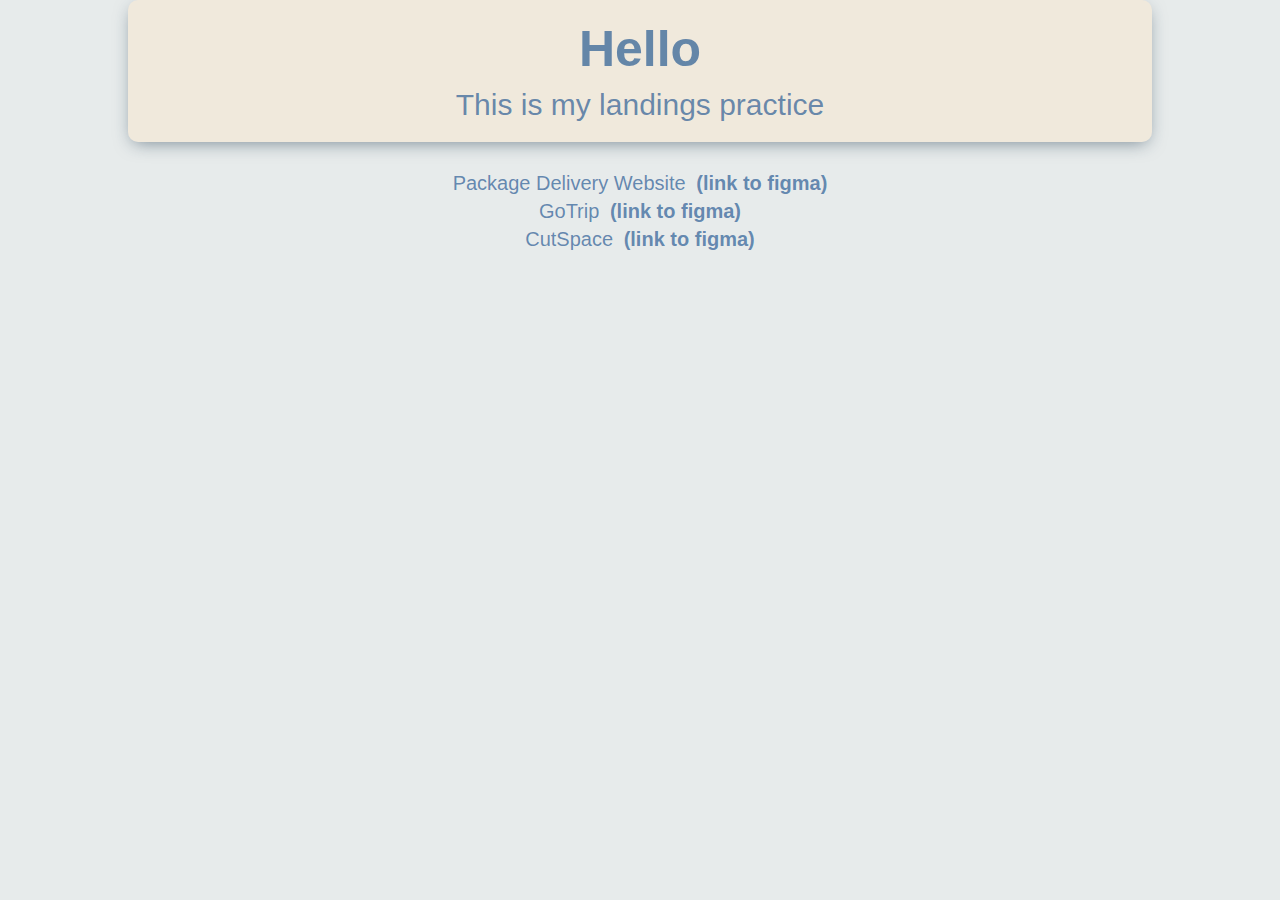
<file: index.html>
<!DOCTYPE html>
<html lang="en">
  <head>
    <meta charset="UTF-8" />
    <meta http-equiv="X-UA-Compatible" content="IE=edge" />
    <meta name="viewport" content="width=device-width, initial-scale=1.0" />
    <link rel="stylesheet" href="./style.css" />
    <title>Landings practice</title>
  </head>
  <body>
    <header class="header">
      <h1>Hello</h1>
      <p>This is my landings practice</p>
    </header>
    <section class="landings">
      <div class="landings__wrapper">
        <ul class="landings__list">
          <li class="landings__item">
            <a href="./PackageDeliveryWebsite/index.html">Package Delivery Website</a>
            <span>
              <a href="https://www.figma.com/file/jqKQtcKhlRli1hLXi5nFL9/Package-Delivery"
                >(link to figma)</a
              ></span
            >
          </li>
          <li class="landings__item">
            <a href="./GoTrip/index.html">GoTrip</a>
            <span>
              <a href="https://www.figma.com/file/ZFnaremTSKtP7rXtDcCP7G/GoTrip"
                >(link to figma)</a
              ></span
            >
          </li>
          <li class="landings__item">
            <a href="./CutSpace/index.html">CutSpace</a>
            <span>
              <a
                href="https://www.figma.com/file/xCdynwRqV79R87jLj1EvwJ/Cutspace-Landing-Page?node-id=0%3A1"
                >(link to figma)</a
              ></span
            >
          </li>
        </ul>
      </div>
    </section>
  </body>
</html>
</file>
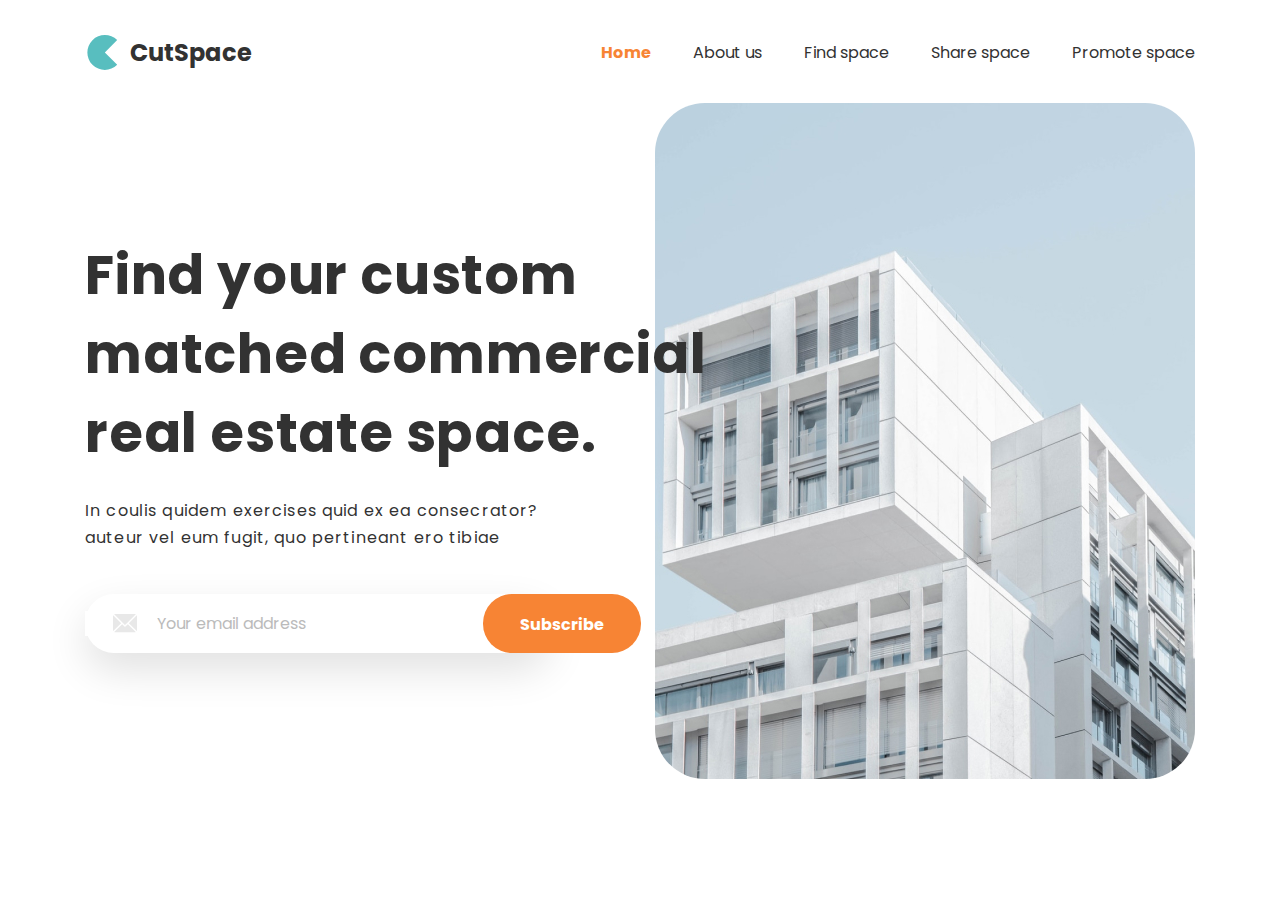
<file: CutSpace/index.html>
<!DOCTYPE html>
<html lang="en">
  <head>
    <meta charset="UTF-8" />
    <meta http-equiv="X-UA-Compatible" content="IE=edge" />
    <meta name="viewport" content="width=device-width, initial-scale=1.0" />
    <link rel="stylesheet" href="./css/main.css" />
    <title>CutSpace</title>
  </head>
  <body>
    <nav class="nav">
      <div class="container">
        <div class="nav__row">
          <div class="logo">
            <img src="./img/logo-icon.svg" alt="logo" />
            <span>CutSpace</span>
          </div>
          <div class="navigation-list">
            <ul>
              <li><a href="#!" class="active">Home</a></li>
              <li><a href="#!">About us</a></li>
              <li><a href="#!">Find space</a></li>
              <li><a href="#!">Share space</a></li>
              <li><a href="#!">Promote space</a></li>
            </ul>
          </div>
        </div>
      </div>
    </nav>
    <header class="header">
      <div class="container">
        <div class="header__row">
          <div class="header__text">
            <h1 class="header__title">Find your custom matched commercial real estate space.</h1>
            <p>
              In coulis quidem exercises quid ex ea consecrator? auteur vel eum fugit, quo
              pertineant ero tibiae
            </p>
            <form class="form" action="">
              <label class="form__label">
                <input type="text" class="form__input" placeholder="Your email address" />
                <button class="form__btn btn" type="submit">Subscribe</button>
              </label>
            </form>
          </div>
          <div class="header__img">
            <img src="./img/headre-image.jpg" alt="real estate space" />
          </div>
        </div>
      </div>
    </header>
    <script src="./js/main.js"></script>
  </body>
</html>
</file>
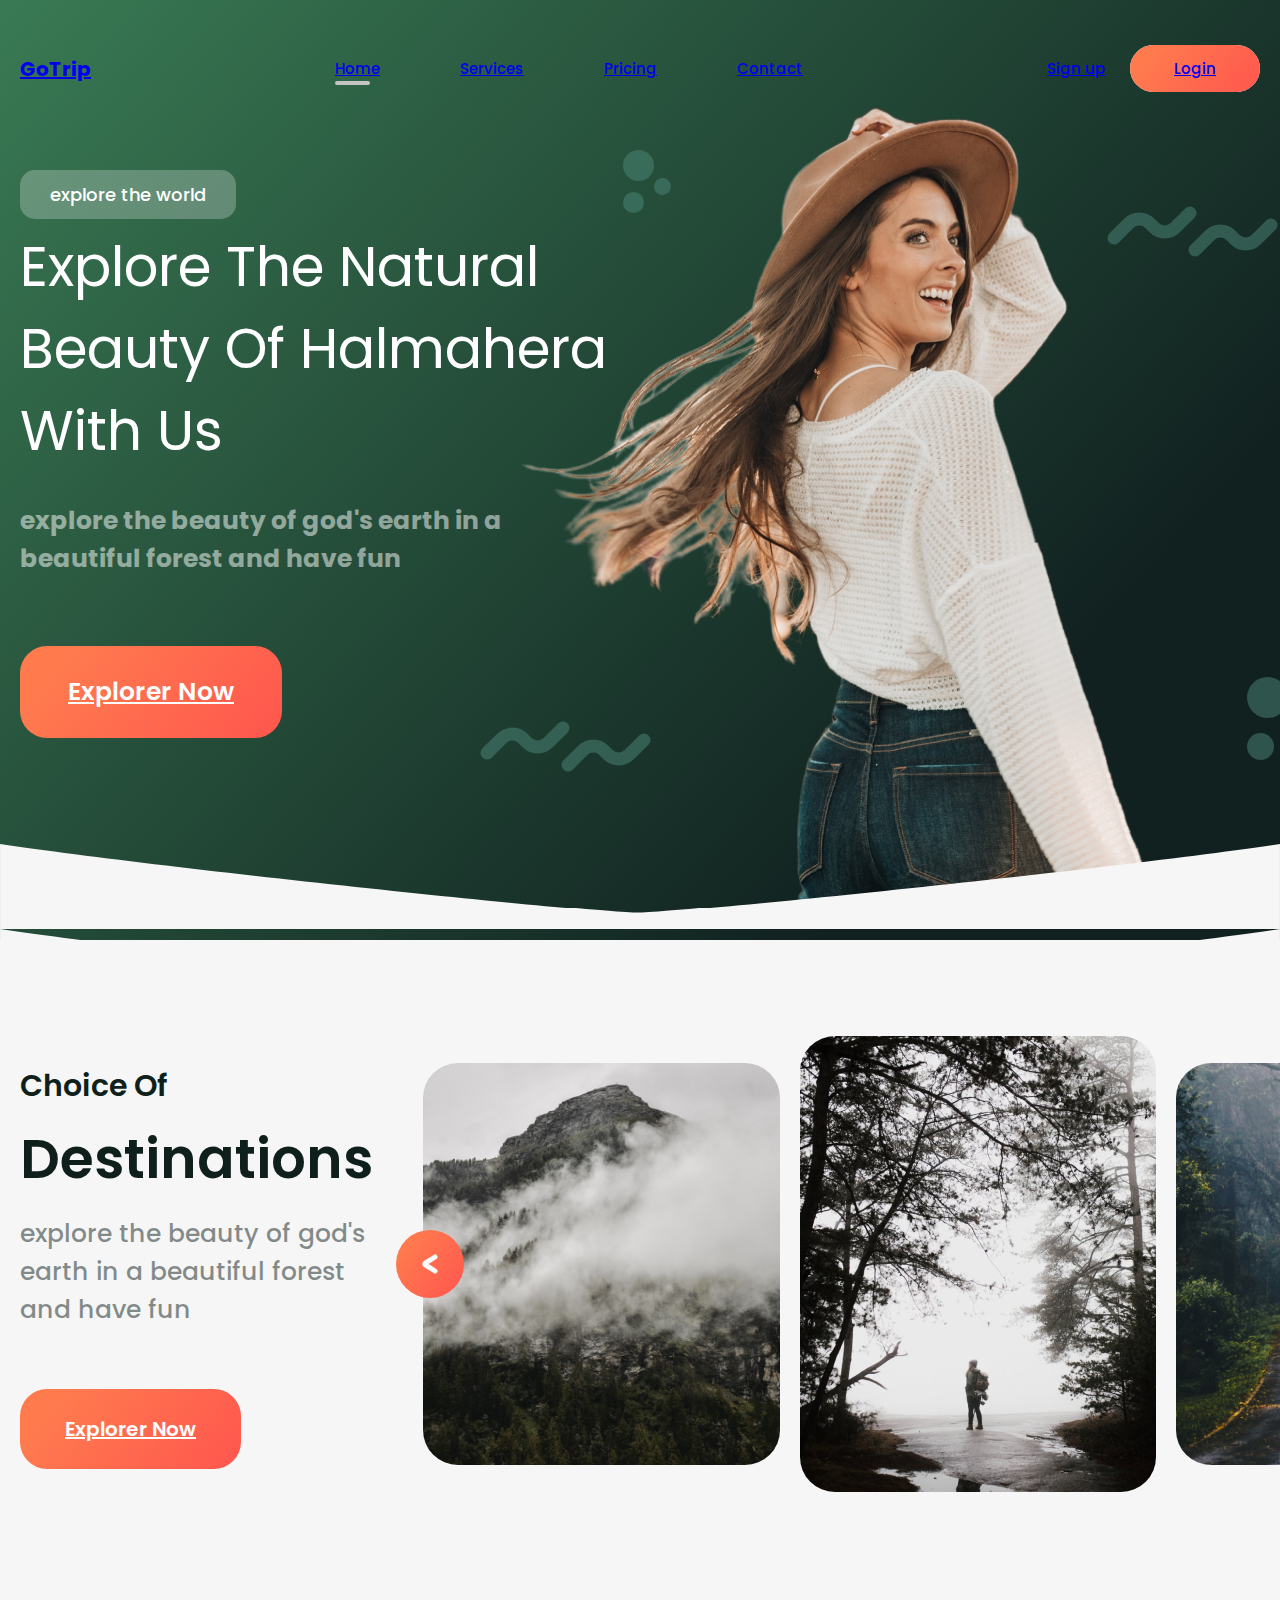
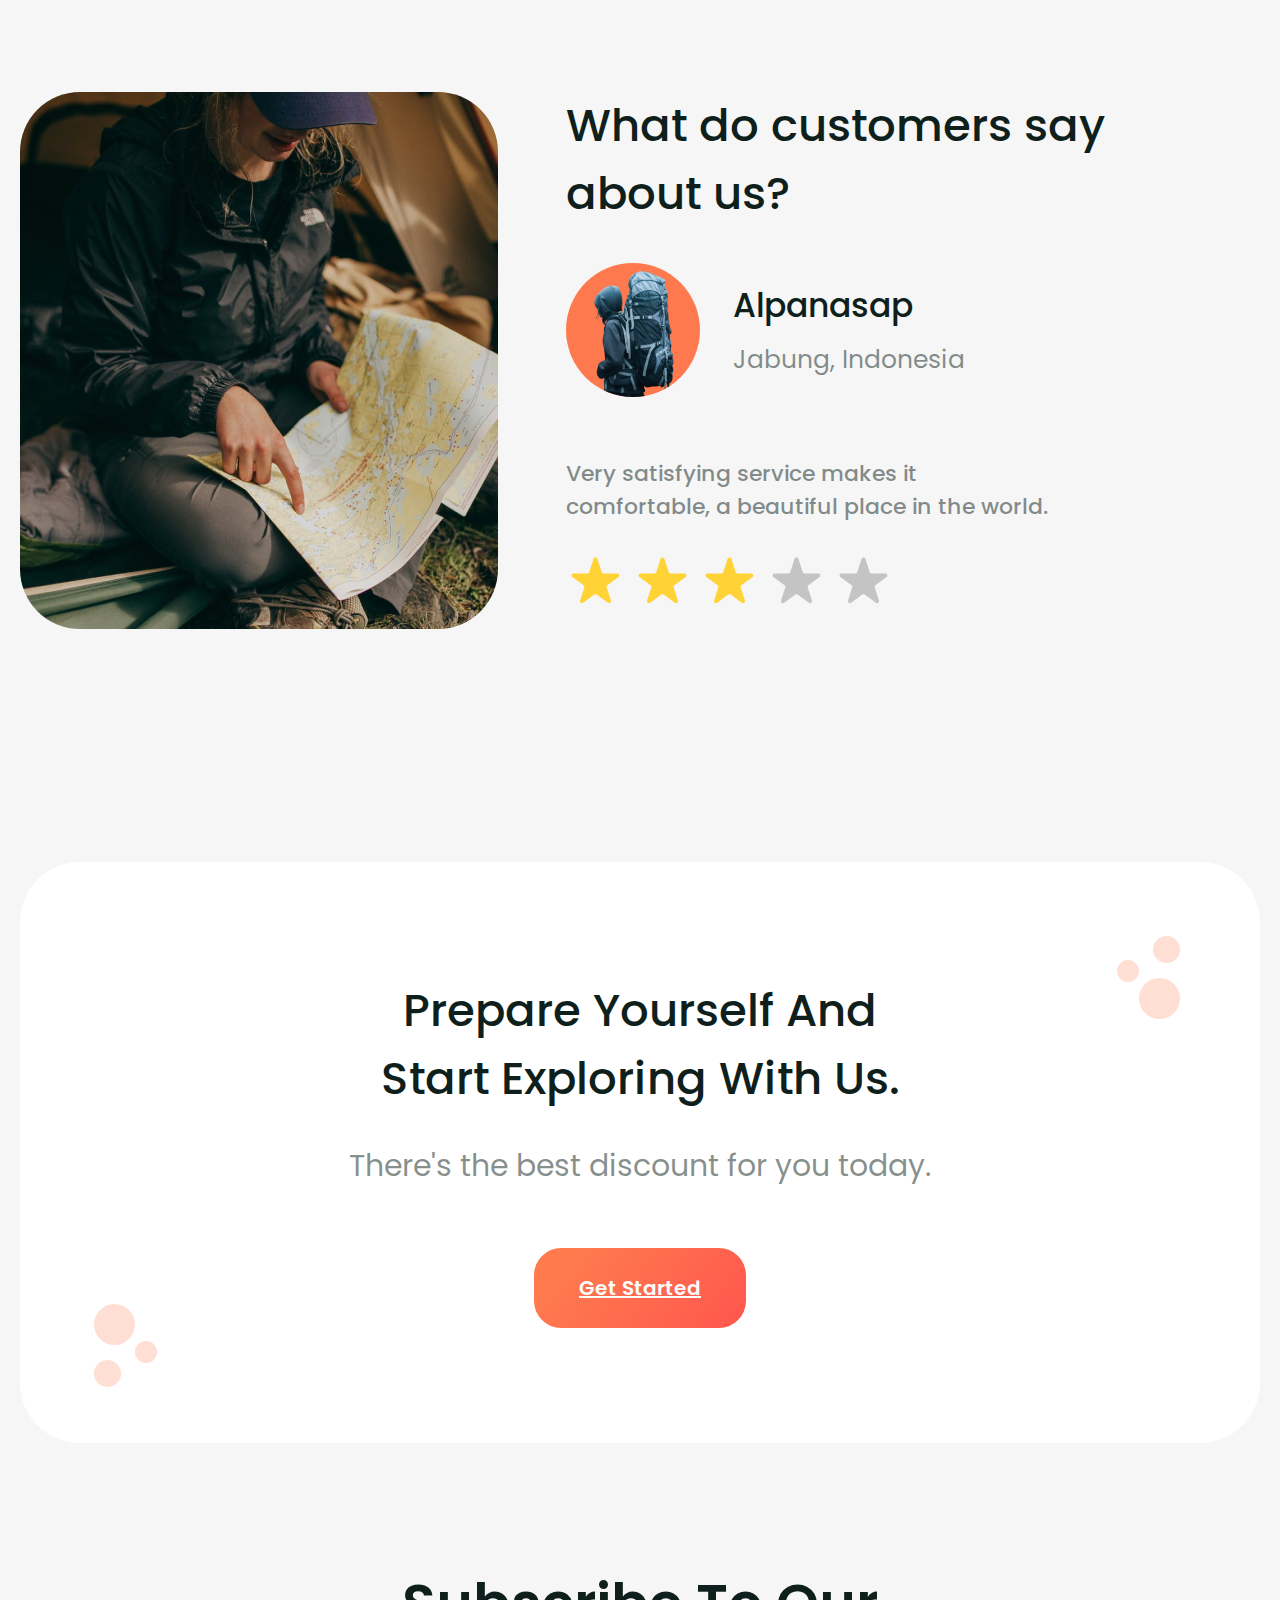
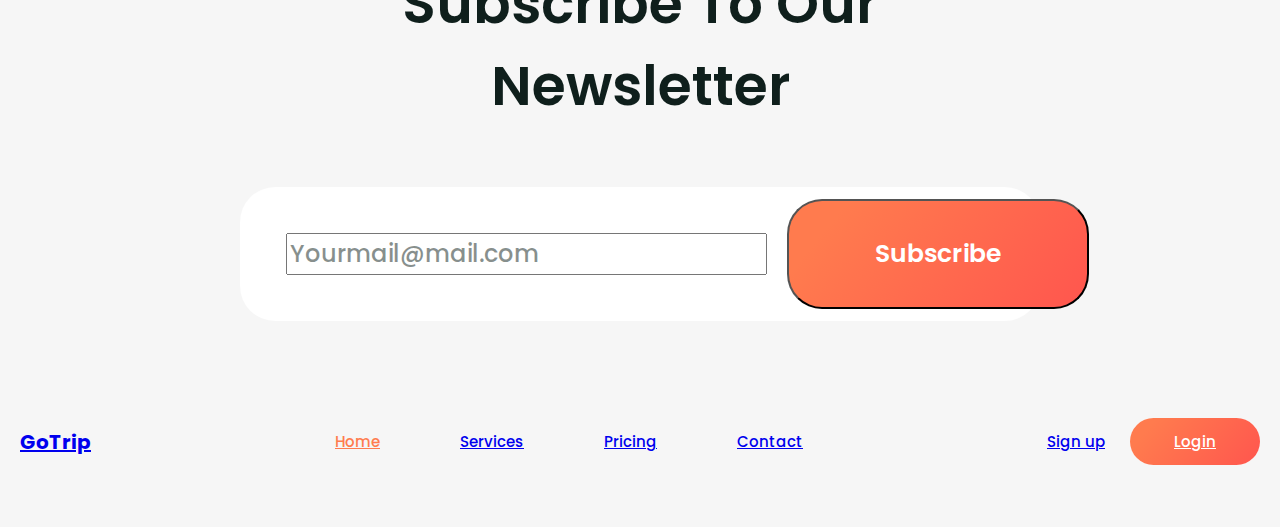
<file: GoTrip/index.html>
<!DOCTYPE html>
<html lang="en">
  <head>
    <meta charset="UTF-8" />
    <meta http-equiv="X-UA-Compatible" content="IE=edge" />
    <meta name="viewport" content="width=device-width, initial-scale=1.0" />
    <link rel="stylesheet" href="./assets/css/style.css" />
    <link
      rel="stylesheet"
      href="https://cdnjs.cloudflare.com/ajax/libs/OwlCarousel2/2.3.4/assets/owl.carousel.min.css"
      integrity="sha512-tS3S5qG0BlhnQROyJXvNjeEM4UpMXHrQfTGmbQ1gKmelCxlSEBUaxhRBj/EFTzpbP4RVSrpEikbmdJobCvhE3g=="
      crossorigin="anonymous"
      referrerpolicy="no-referrer"
    />
    <link
      rel="stylesheet"
      href="https://cdnjs.cloudflare.com/ajax/libs/OwlCarousel2/2.3.4/assets/owl.theme.default.min.css"
      integrity="sha512-sMXtMNL1zRzolHYKEujM2AqCLUR9F2C4/05cdbxjjLSRvMQIciEPCQZo++nk7go3BtSuK9kfa/s+a4f4i5pLkw=="
      crossorigin="anonymous"
      referrerpolicy="no-referrer"
    />
    <title>GoTrip</title>
  </head>
  <body>
    <header class="header">
      <div class="container">
        <div class="header__top">
          <nav class="nav">
            <div class="nav__logo">
              <h2 class="logo"><a href="#">GoTrip</a></h2>
            </div>

            <ul class="nav__list nav__list--header">
              <li><a href="#" class="active">Home</a></li>
              <li><a href="#">Services</a></li>
              <li><a href="#">Pricing</a></li>
              <li><a href="#">Contact</a></li>
            </ul>
            <ul class="nav__auth nav__auth--header">
              <li><a href="#">Sign up</a></li>
              <li><a href="#" class="nav__btn">Login</a></li>
            </ul>

            <button class="nav__toggle">
              <div class="menu-icon-wrapper">
                <div class="menu-icon"></div>
              </div>
            </button>
          </nav>
        </div>
        <div class="header__row">
          <div class="header__content">
            <div class="header__badge">explore the world</div>
            <h1 class="header__title">Explore The Natural Beauty Of Halmahera With Us</h1>
            <div class="header__text">
              <p>explore the beauty of god's earth in a beautiful forest and have fun</p>
            </div>
            <a href="#" class="header__btn">Explorer Now</a>
          </div>
          <div class="header__image">
            <img src="./assets/img/header-image.png" alt="woman" />
          </div>
        </div>
      </div>
    </header>
    <main>
      <section class="destinations">
        <div class="container-right">
          <div class="destinations__row">
            <div class="destinations__content">
              <h2 class="destinations__title">
                <span>Choice Of</span>
                Destinations
              </h2>
              <div class="destinations__text">
                <p>explore the beauty of god's earth in a beautiful forest and have fun</p>
              </div>
              <a href="#" class="btn">Explorer Now</a>
            </div>
            <div class="destinations__slider">
              <div class="slider">
                <div class="owl-carousel">
                  <img
                    class="slider__item"
                    src="./assets/img/slider-image-1.jpg"
                    alt="Slider item"
                  />
                  <img
                    class="slider__item"
                    src="./assets/img/slider-image-2.jpg"
                    alt="Slider item"
                  />
                  <img
                    class="slider__item"
                    src="./assets/img/slider-image-3.jpg"
                    alt="Slider item"
                  />
                </div>
                <button class="slider__btn slider__btn--prev">
                  <img src="./assets/img/slider-arrow-left.svg" alt="Arrow left" />
                </button>
                <button class="slider__btn slider__btn--next">
                  <img src="./assets/img/slider-arrow-right.svg" alt="Arrow right" />
                </button>
              </div>
            </div>
          </div>
        </div>
      </section>
      <section class="customers">
        <div class="container">
          <div class="customers__row">
            <div class="customers__img">
              <img src="./assets/img/custumers-image.jpg" alt="Women with map" />
            </div>
            <div class="customers__content">
              <h2 class="customers__title">What do customers say about us?</h2>
              <div class="review">
                <div class="review__client">
                  <div class="review__client-avatar">
                    <img src="./assets/img/custumers-user-avatar.png" alt="Avatar" />
                  </div>
                  <div class="review__client-description">
                    <h3 class="review__client-description-name">Alpanasap</h3>
                    <p class="review__client-description-country">Jabung, Indonesia</p>
                  </div>
                </div>
                <div class="review__text">
                  <p>
                    Very satisfying service makes it comfortable, a beautiful place in the world.
                  </p>
                </div>
                <div class="review__rating">
                  <img src="./assets/img/custumers-stars-rating.svg" alt="Rating" />
                </div>
              </div>
            </div>
          </div>
        </div>
      </section>
      <section class="cta">
        <div class="container">
          <div class="cta__plate">
            <h2 class="cta__title">
              Prepare Yourself And <br />
              Start Exploring With Us.
            </h2>
            <div class="cta__text">
              <p>There's the best discount for you today.</p>
            </div>
            <a href="#!" class="btn">Get Started</a>
          </div>
        </div>
      </section>
      <section class="subscribe">
        <div class="container">
          <div class="subscribe__content">
            <h2 class="subscribe__title">Subscribe To Our Newsletter</h2>
            <form class="subscribe-form">
              <input class="subscribe-form__input" type="email" placeholder="Yourmail@mail.com" />
              <button class="subscribe-form__btn">Subscribe</button>
            </form>
          </div>
        </div>
      </section>
    </main>
    <footer class="footer">
      <div class="container">
        <nav class="nav nav--footer">
          <div class="nav__logo">
            <h2 class="logo logo--footer"><a href="#">GoTrip</a></h2>
          </div>
          <ul class="nav__list nav__list--footer">
            <li><a href="#" class="active">Home</a></li>
            <li><a href="#">Services</a></li>
            <li><a href="#">Pricing</a></li>
            <li><a href="#">Contact</a></li>
          </ul>
          <ul class="nav__auth nav__auth--footer">
            <li><a href="#">Sign up</a></li>
            <li><a href="#" class="nav__btn nav__btn--footer">Login</a></li>
          </ul>
        </nav>
      </div>
    </footer>
    <script
      src="https://cdnjs.cloudflare.com/ajax/libs/jquery/3.6.0/jquery.min.js"
      integrity="sha512-894YE6QWD5I59HgZOGReFYm4dnWc1Qt5NtvYSaNcOP+u1T9qYdvdihz0PPSiiqn/+/3e7Jo4EaG7TubfWGUrMQ=="
      crossorigin="anonymous"
      referrerpolicy="no-referrer"
    ></script>
    <script
      src="https://cdnjs.cloudflare.com/ajax/libs/OwlCarousel2/2.3.4/owl.carousel.min.js"
      integrity="sha512-bPs7Ae6pVvhOSiIcyUClR7/q2OAsRiovw4vAkX+zJbw3ShAeeqezq50RIIcIURq7Oa20rW2n2q+fyXBNcU9lrw=="
      crossorigin="anonymous"
      referrerpolicy="no-referrer"
    ></script>
    <script src="./assets/js/main.js"></script>
  </body>
</html>
</file>
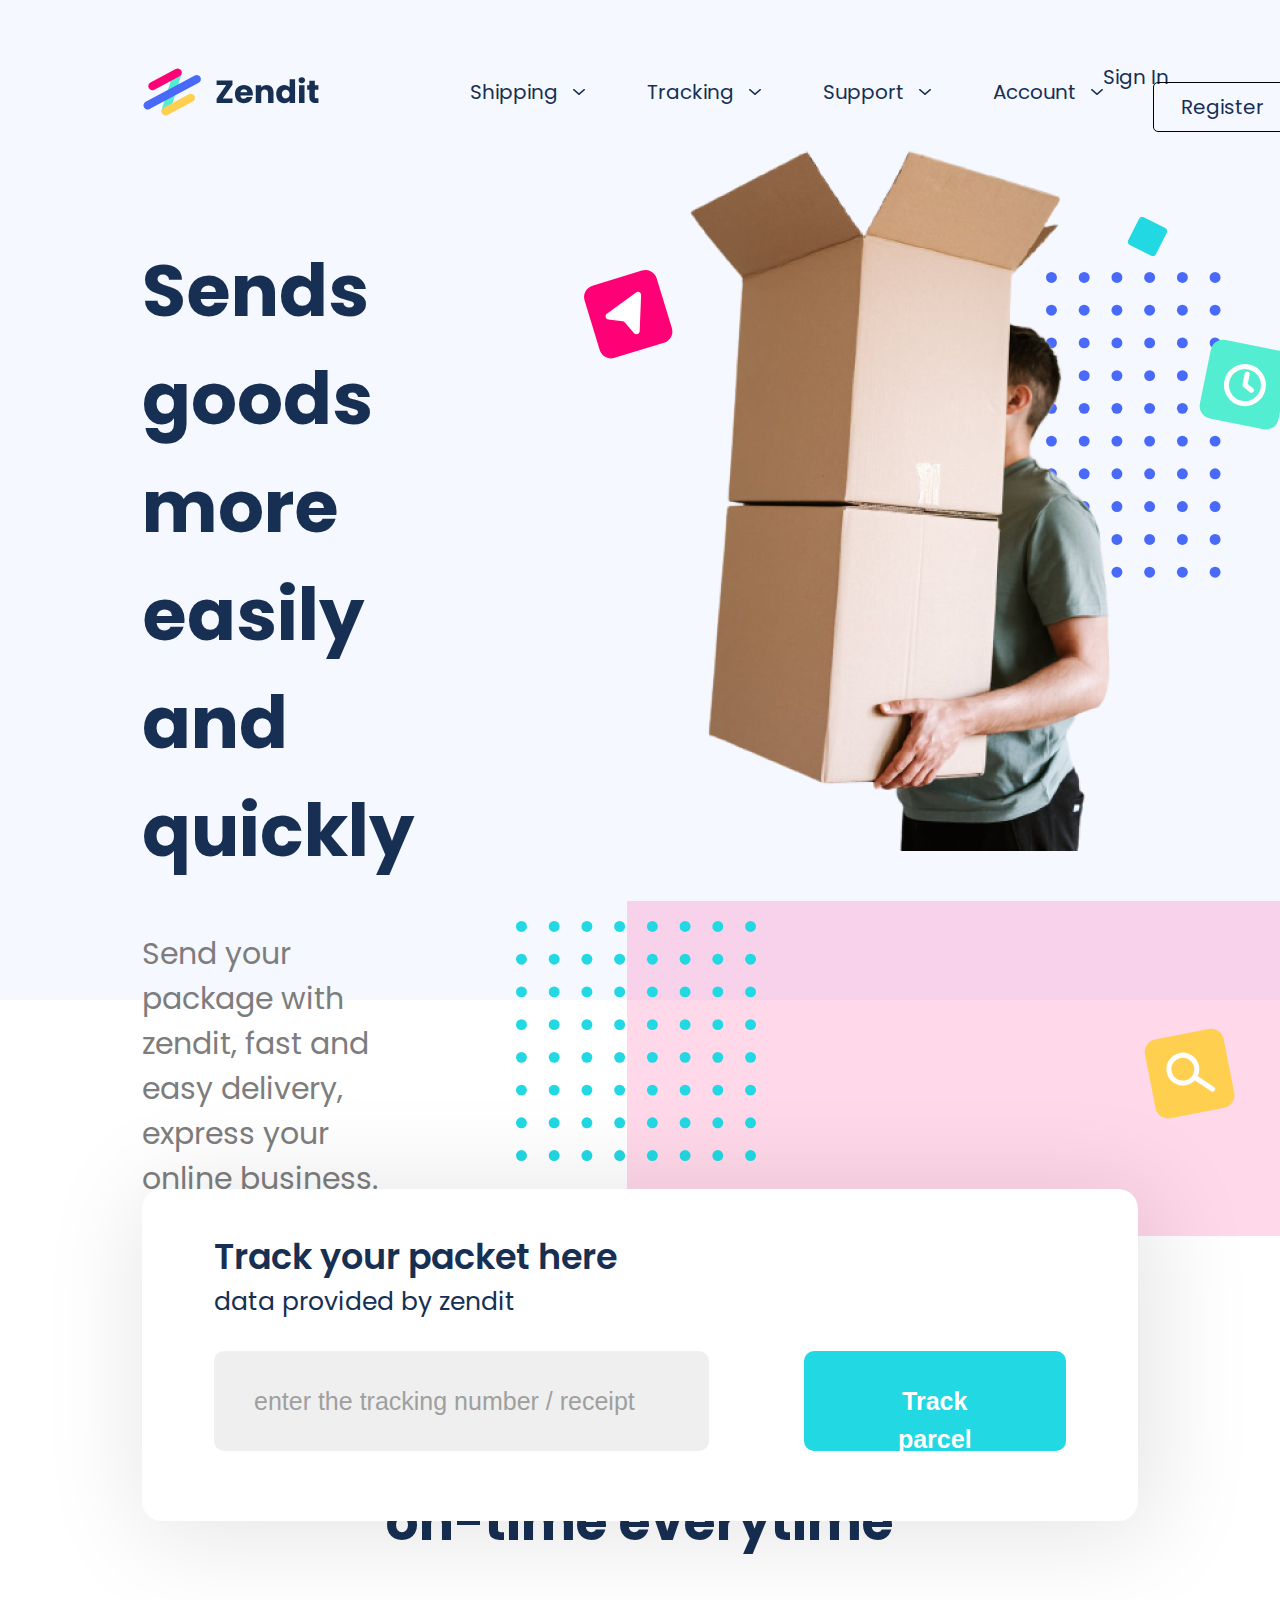
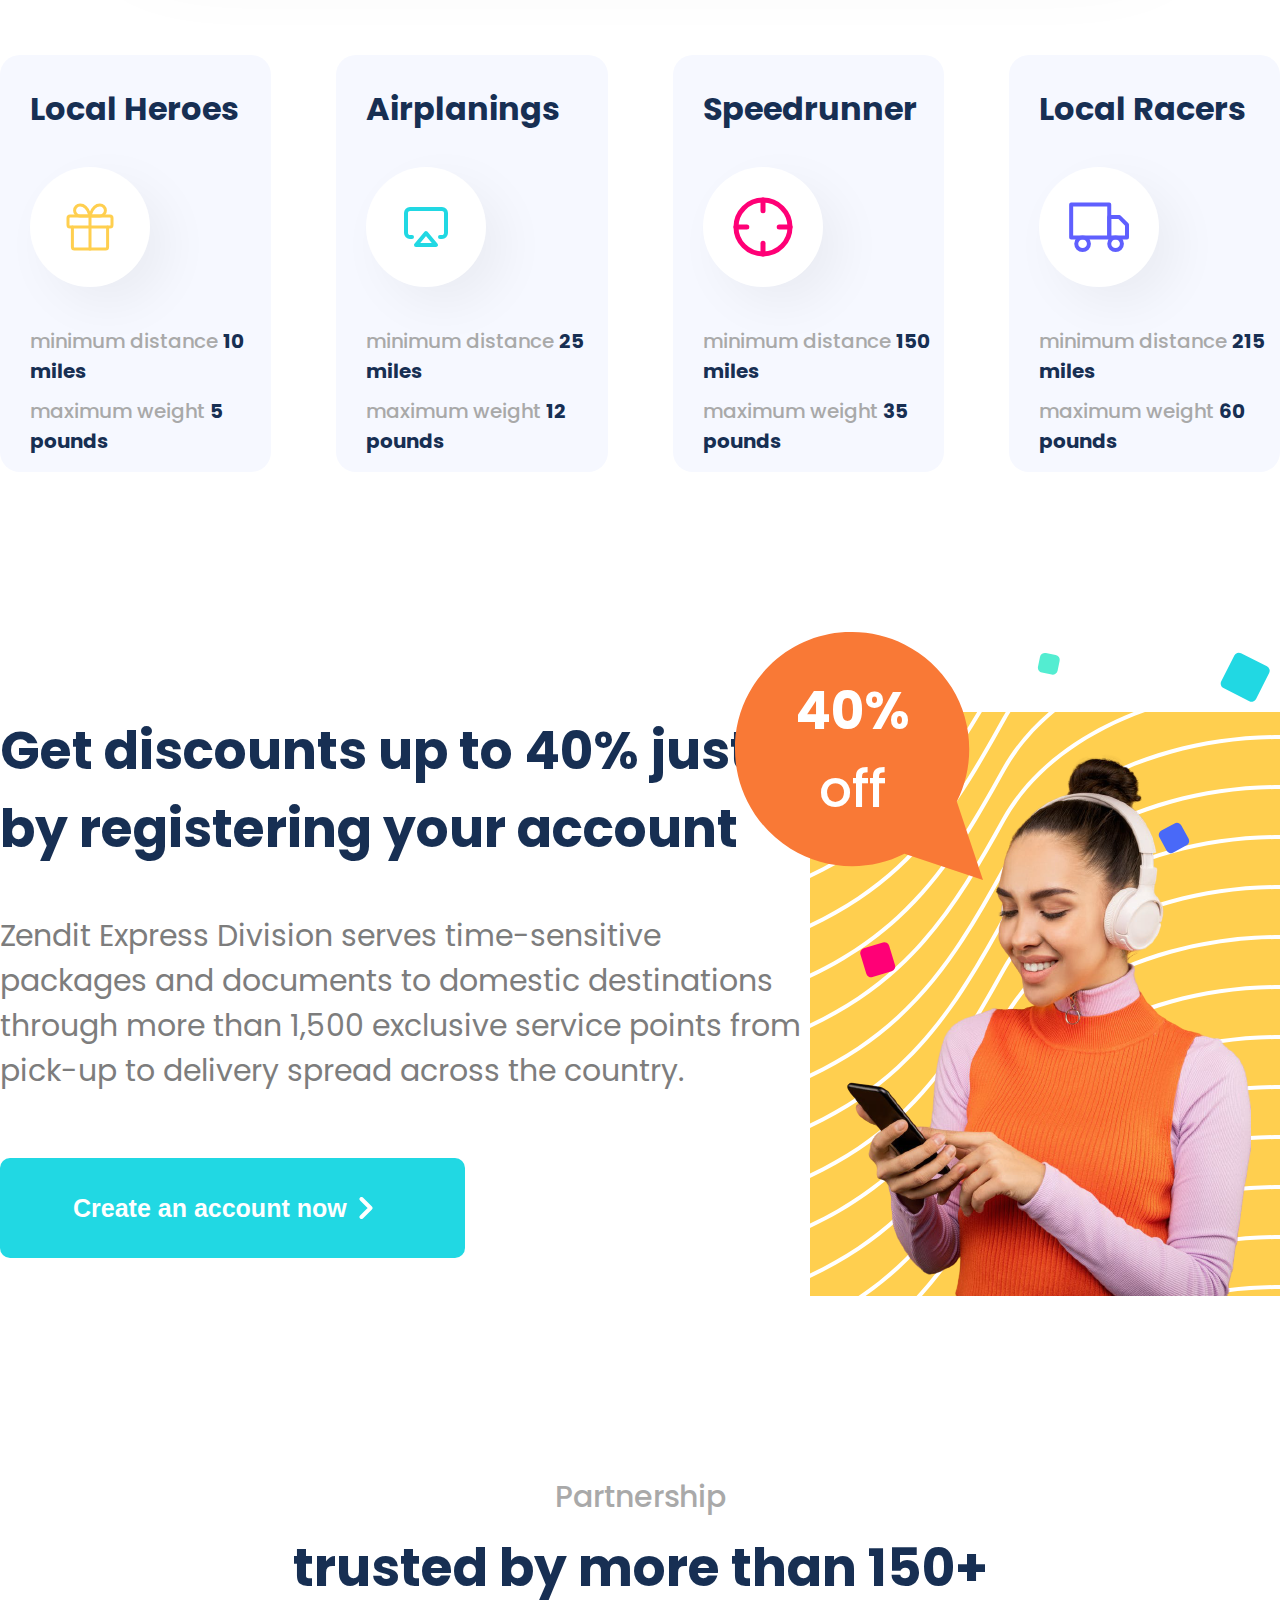
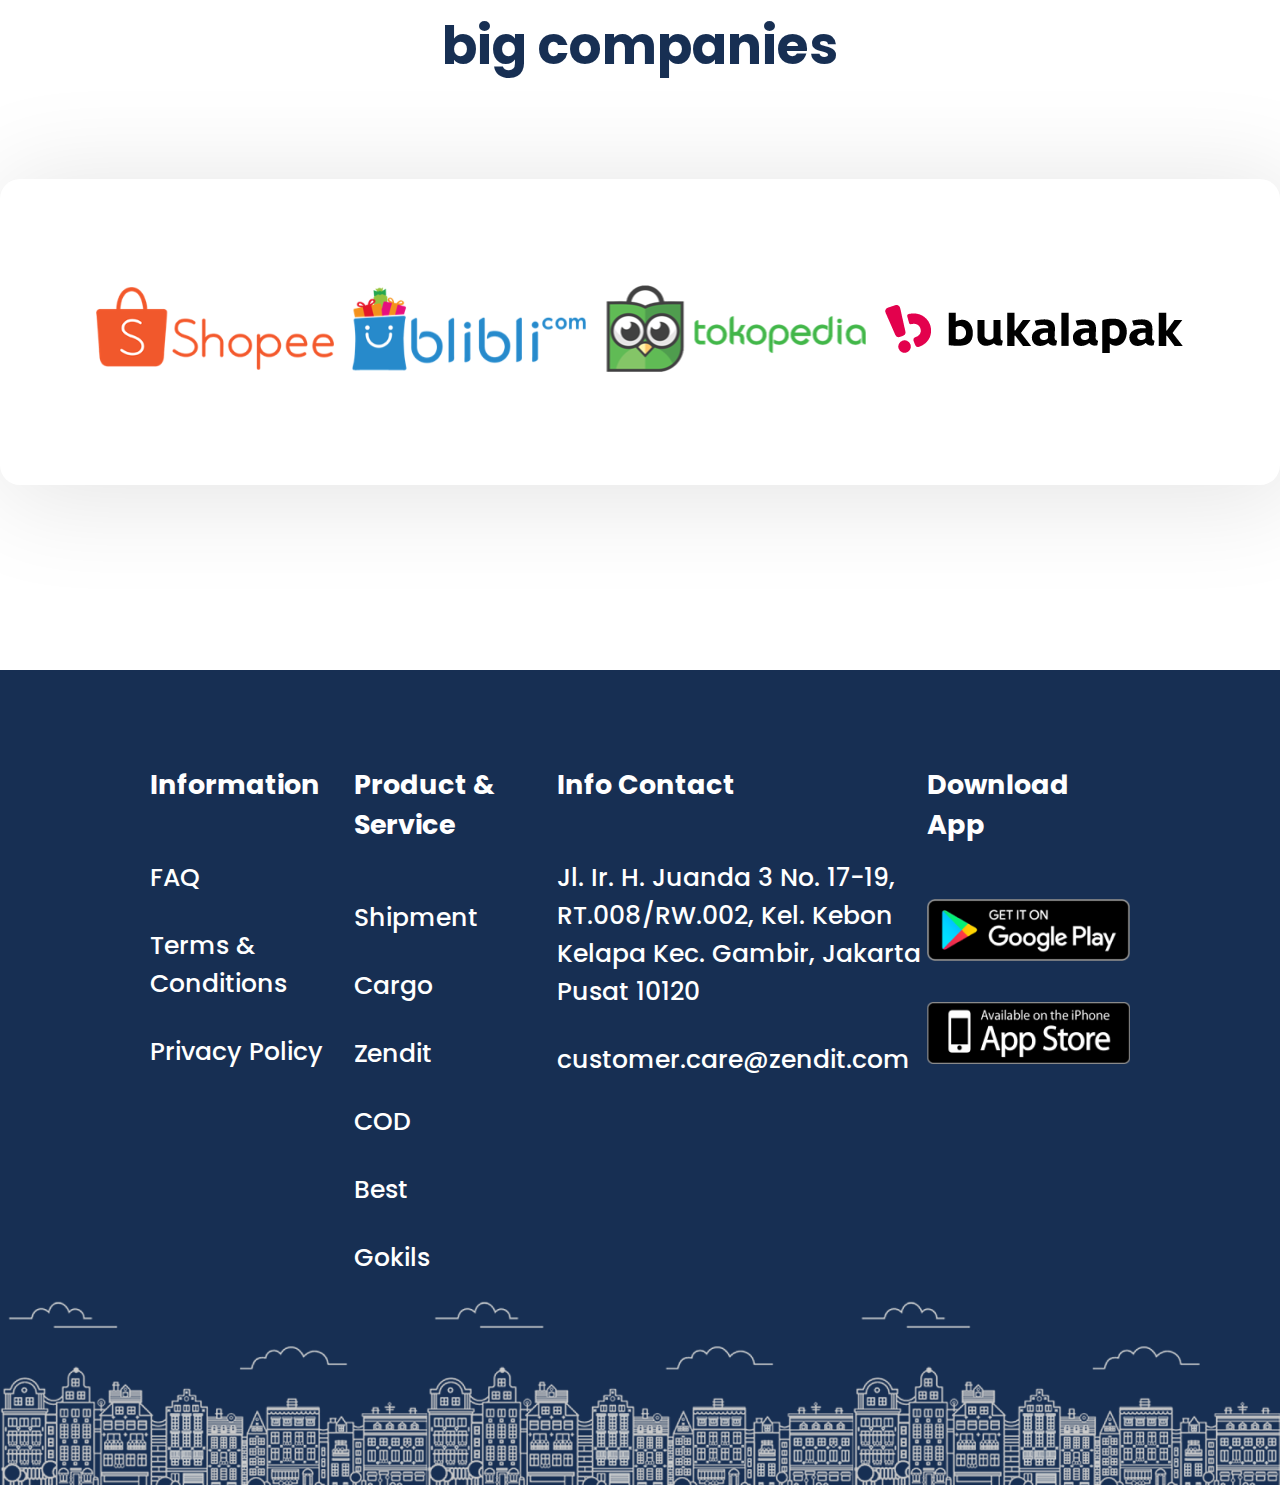
<file: PackageDeliveryWebsite/index.html>
<!DOCTYPE html>
<html lang="en">
  <head>
    <meta charset="UTF-8" />
    <meta http-equiv="X-UA-Compatible" content="IE=edge" />
    <meta name="viewport" content="width=device-width, initial-scale=1.0" />
    <link rel="preconnect" href="https://fonts.googleapis.com" />
    <link rel="preconnect" href="https://fonts.gstatic.com" crossorigin />
    <link
      href="https://fonts.googleapis.com/css2?family=Poppins:wght@400;500;600;700&display=swap"
      rel="stylesheet"
    />
    <link rel="stylesheet" href="./assets/css/style.css" />
    <title>Package Delivery Website</title>
  </head>
  <body>
    <div class="wrapper">
      <header class="header">
        <img src="./assets/img/logo.svg" alt="logo" class="logo" />
        <nav class="navigation">
          <ul class="menu">
            <li class="menu__item">
              <p class="menu__item-text">Shipping</p>
              <img src="./assets/img/arrow.svg" alt="arrow" class="item__icon" />
            </li>
            <li class="menu__item">
              <p class="menu__item-text">Tracking</p>
              <img src="./assets/img/arrow.svg" alt="arrow" class="item__icon" />
            </li>
            <li class="menu__item">
              <p class="menu__item-text">Support</p>
              <img src="./assets/img/arrow.svg" alt="arrow" class="item__icon" />
            </li>
            <li class="menu__item">
              <p class="menu__item-text">Account</p>
              <img src="./assets/img/arrow.svg" alt="arrow" class="item__icon" />
            </li>
          </ul>
          <div class="navigation__link-wrapper">
            <a href="#" class="navigation__link">Sign In</a>
            <a href="#" class="navigation__link navigation__link--btn">Register</a>
          </div>
        </nav>
      </header>
      <section class="first-screen">
        <div class="first-screen__block-left">
          <h2 class="first-screen__title">Sends goods more easily and quickly</h2>
          <p class="first-screen__description">
            Send your package with zendit, fast and easy delivery, express your online business.
          </p>
        </div>
        <div class="first-screen__block-right">
          <img src="./assets/img/img-1.png" alt="man with box" />
          <div class="block-decor"></div>
          <img
            class="first-screen__decord first-screen__decor--1"
            src="./assets/img/d-1.svg"
            alt="square with arrow"
          />
          <img
            class="first-screen__decord first-screen__decor--2"
            src="./assets/img/d-2.svg"
            alt="dots 1"
          />
          <img
            class="first-screen__decord first-screen__decor--3"
            src="./assets/img/d-3.svg"
            alt="dots 2"
          />
          <img
            class="first-screen__decord first-screen__decor--4"
            src="./assets/img/d-4.svg"
            alt="square with clocks"
          />
          <img
            class="first-screen__decord first-screen__decor--5"
            src="./assets/img/d-5.svg"
            alt="square with magnifier"
          />
          <img
            class="first-screen__decord first-screen__decor--6"
            src="./assets/img/d-6.svg"
            alt="small square"
          />
        </div>
        <form class="track" action="#">
          <div class="track-text">
            <p class="track__title">Track your packet here</p>
            <p class="track__description">data provided by zendit</p>
          </div>
          <div class="track__wrapper">
            <input
              class="track__input"
              id="track"
              type="text"
              name=""
              placeholder="enter the tracking number / receipt"
            />
            <button class="track__btn" type="submit">Track parcel</button>
          </div>
        </form>
      </section>
    </div>
    <section class="offer">
      <p class="offer__text">Special Offer</p>
      <h2 class="offer__title">We offer an outstanding service on-time everytime</h2>
      <div class="offer__cards">
        <div class="offer__card">
          <h3 class="offer__card-title">Local Heroes</h3>
          <div class="offer__card-wrapper">
            <img src="./assets/img/card-i-1.svg" alt="gift box" />
          </div>
          <p class="offer__card-description">minimum distance <span>10 miles</span></p>
          <p class="offer__card-description">maximum weight <span>5 pounds</span></p>
        </div>
        <div class="offer__card">
          <h3 class="offer__card-title">Airplanings</h3>
          <div class="offer__card-wrapper">
            <img src="./assets/img/card-i-2.svg" alt="air drop" />
          </div>
          <p class="offer__card-description">minimum distance <span>25 miles</span></p>
          <p class="offer__card-description">maximum weight <span>12 pounds</span></p>
        </div>
        <div class="offer__card">
          <h3 class="offer__card-title">Speedrunner</h3>
          <div class="offer__card-wrapper">
            <img src="./assets/img/card-i-3.svg" alt="aim" />
          </div>
          <p class="offer__card-description">minimum distance <span>150 miles</span></p>
          <p class="offer__card-description">maximum weight <span>35 pounds</span></p>
        </div>
        <div class="offer__card">
          <h3 class="offer__card-title">Local Racers</h3>
          <div class="offer__card-wrapper">
            <img src="./assets/img/card-i-4.svg" alt="car" />
          </div>
          <p class="offer__card-description">minimum distance <span>215 miles</span></p>
          <p class="offer__card-description">maximum weight <span>60 pounds</span></p>
        </div>
      </div>
    </section>
    <section class="discount">
      <div class="discount__left">
        <h2 class="discount__left-title">
          Get discounts up to 40% just by registering your account
        </h2>
        <p class="discount__left-description">
          Zendit Express Division serves time-sensitive packages and documents to domestic
          destinations through more than 1,500 exclusive service points from pick-up to delivery
          spread across the country.
        </p>
        <button class="discount__left-btn">
          Create an account now
          <img src="./assets/img/arraw-for-btn.svg" alt="arrow" />
        </button>
      </div>
      <div class="discount__right">
        <img src="./assets/img/img-2.png" alt="woman with phone" />
        <img
          src="./assets/img/disc-1.svg"
          alt="pop-up with discount"
          class="discount__right-decor discount__right-decor--1"
        />
        <img
          src="./assets/img/disc-2.svg"
          alt="square"
          class="discount__right-decor discount__right-decor--2"
        />
        <img
          src="./assets/img/disc-3.svg"
          alt="square"
          class="discount__right-decor discount__right-decor--3"
        />
        <img
          src="./assets/img/disc-4.svg"
          alt="square"
          class="discount__right-decor discount__right-decor--4"
        />
        <img
          src="./assets/img/disc-5.svg"
          alt="square"
          class="discount__right-decor discount__right-decor--5"
        />
        <p class="discount__right-precent">40% <span>off</span></p>
      </div>
    </section>
    <section class="partnership">
      <p class="partnership__description">Partnership</p>
      <h2 class="partnership__title">trusted by more than 150+ big companies</h2>
      <div class="partnership__wrapper">
        <a href="#"><img src="./assets/img/partner-1.svg" alt="partner logo" /></a>
        <a href="#"><img src="./assets/img/partner-2.svg" alt="partner logo" /></a>
        <a href="#"><img src="./assets/img/partner-3.svg" alt="partner logo" /></a>
        <a href="#"> <img src="./assets/img/partner-4.svg" alt="partner logo" /></a>
      </div>
    </section>
    <footer class="footer">
      <nav>
        <ul class="footer__list">
          Information
          <li class="footer__item">
            <a href="#">FAQ</a>
          </li>
          <li class="footer__item"><a href="#">Terms & Conditions</a></li>
          <li class="footer__item"><a href="#">Privacy Policy</a></li>
        </ul>
        <ul class="footer__list">
          Product & Service
          <li class="footer__item">
            <a href="#">Shipment</a>
          </li>
          <li class="footer__item">
            <a href="#">Cargo</a>
          </li>
          <li class="footer__item">
            <a href="#">Zendit</a>
          </li>
          <li class="footer__item">
            <a href="#">COD</a>
          </li>
          <li class="footer__item">
            <a href="#">Best</a>
          </li>
          <li class="footer__item">
            <a href="#">Gokils</a>
          </li>
        </ul>
        <ul class="footer__list">
          Info Contact
          <li class="footer__item">
            Jl. Ir. H. Juanda 3 No. 17-19, RT.008/RW.002, Kel. Kebon Kelapa Kec. Gambir, Jakarta
            Pusat 10120
          </li>
          <li class="footer__item">
            <a href="mailto:customer.care@zendit.com" class="footer__mail"
              >customer.care@zendit.com</a
            >
          </li>
        </ul>
        <ul class="footer__list">
          Download App
          <li class="footer__item">
            <a href="#"><img src="./assets/img/google-play.png" alt="google play" /></a>
          </li>
          <li class="footer__item">
            <a href="#"><img src="./assets/img/app-store.png" alt="app store" /></a>
          </li>
        </ul>
      </nav>
      <img src="./assets/img/footer-decor.png" alt="decor" class="footer__decor" />
    </footer>
    <h1></h1>
  </body>
</html>
</file>
<file: style.css>
* {
  box-sizing: border-box;
  font-family: 'Franklin Gothic Medium', 'Arial Narrow', Arial, sans-serif;
  margin: 0;
  padding: 0;
}

body {
  background-color: rgba(192, 201, 201, 0.377);
}

a,
a:hover,
a:active {
  text-decoration: none;
  color: inherit;
}

.header {
  max-width: 80%;
  padding: 20px 30px;
  margin: 0 auto;
  background-color: rgba(255, 228, 196, 0.39);
  border-radius: 10px;

  box-shadow: 0px 5px 18px -5px rgba(34, 60, 80, 0.6);
}

.header > h1 {
  color: rgba(12, 70, 136, 0.61);
  font-size: 50px;
  text-align: center;
}

.header > p {
  margin-top: 10px;
  color: rgba(12, 70, 136, 0.61);
  font-size: 30px;
  text-align: center;
}

.landings {
  margin-top: 30px;
  text-align: center;
}

.landings__wrapper {
  margin: 0 auto;
  max-width: 50%;
}

.landings__list {
  color: rgba(12, 70, 136, 0.61);
  font-size: 30px;
  font-weight: 500;
  list-style-type: none;
}

.landings__item {
  color: rgba(12, 70, 136, 0.61);
  font-weight: bold;
  font-size: 20px;
  font-weight: 400;
  margin-top: 5px;
  text-decoration: dashed;
}

.landings__item > a:hover {
  color: rgba(61, 136, 221, 0.8);
}

.landings__item > span {
  margin-left: 5px;
  font-weight: 600;
}
</file>
<file: CutSpace/css/main.css>
@import url(https://fonts.googleapis.com/css?family=Poppins:regular,700&display=swap);
* {
  box-sizing: border-box;
  margin: 0;
  padding: 0; }

h1,
h2,
h3,
h4,
h5,
h6,
p {
  font-size: inherit; }

a {
  color: inherit;
  text-decoration: none; }

input,
button {
  border: none;
  font-size: inherit;
  font-family: inherit; }

button,
input[type='submit'] {
  cursor: pointer;
  background: none; }

input:focus,
button:focus {
  outline: none; }

ul,
li {
  list-style: none; }

html,
body {
  font-family: 'Poppins', sans-serif;
  font-size: 16px;
  font-weight: 400;
  color: #323232; }

.container {
  max-width: 1140px;
  margin: 0 auto;
  padding: 0 15px; }

.nav {
  padding-top: 35px;
  padding-bottom: 33px; }

.nav__row {
  display: flex;
  justify-content: space-between;
  align-items: center; }

.logo {
  display: flex;
  align-items: center;
  font-weight: 700;
  font-size: 24px; }
  .logo img {
    margin-right: 10px;
    width: 35px;
    height: 35px; }

.navigation-list ul {
  display: flex;
  column-gap: 42px; }
.navigation-list a:hover {
  color: #f78434; }
.navigation-list a.active {
  font-weight: 700;
  color: #f78434; }

.header__row {
  display: flex;
  align-items: center;
  justify-content: space-between; }

.header__text {
  max-width: 465px; }
  .header__text p {
    font-weight: 400;
    line-height: 1.68;
    letter-spacing: 1.15px;
    margin-bottom: 42px; }

.header__title {
  position: relative;
  z-index: 1;
  margin-right: -160px;
  margin-bottom: 25px;
  font-weight: 700;
  font-size: 54px;
  line-height: 1.46;
  letter-spacing: 0.8px; }

.header__img img {
  border-radius: 50px; }

.form {
  background: #ffffff;
  box-shadow: 0px 17px 42px rgba(0, 0, 0, 0.12);
  border-radius: 29px;
  transition: box-shadow 0.2s ease-in; }
  .form.active {
    box-shadow: 0px 17px 42px rgba(247, 132, 52, 0.27); }

.form__label {
  position: relative;
  display: flex;
  justify-content: space-between;
  align-items: center;
  column-gap: 10px; }
  .form__label::before {
    content: '';
    display: block;
    position: absolute;
    top: 20px;
    left: 28px;
    width: 24px;
    height: 19px;
    background-image: url("./../img/mail-icon.svg"); }

.form__input {
  padding-left: 72px;
  flex-grow: 1; }
  .form__input::placeholder {
    color: #bbbbbb; }

.btn {
  display: inline-block;
  padding: 18px 37px 16px;
  border-radius: 29px;
  background-color: #f78434;
  font-weight: 700;
  color: #ffffff;
  transition: background-color 0.2s ease-in; }
  .btn:hover {
    background-color: #ff6a00; }

/*# sourceMappingURL=main.css.map */
</file>
<file: PackageDeliveryWebsite/assets/css/style.css>
* {
  box-sizing: border-box;
}

body {
  margin: 0;
  padding: 0;
  font-family: 'Poppins', sans-serif;
  font-style: normal;
  font-weight: 400;
}

button {
  outline: none;
  border: none;
}

ul,
h1,
h2,
h3,
p {
  margin: 0;
  list-style: none;
  padding: 0;
}

form {
  margin: 0;
}

h1 {
  visibility: hidden;
}

a {
  text-decoration: none;
}

.wrapper {
  width: 100%;
  height: 1000px;
  background-color: #f6f8ff;
  padding: 62px 142px 112px;
}

.header {
  display: flex;
  max-width: 1636px;
  width: 100%;
}

.logo {
  width: 178px;
  margin-right: 150px;
}

.menu {
  display: flex;
  margin-right: 425;
}

.menu__item {
  display: flex;
  align-items: center;
  font-size: 20px;
  line-height: 30px;
  color: #172f53;
  cursor: pointer;
}

.menu__item:not(:last-child) {
  margin-right: 62px;
}

.item__icon {
  width: 12px;
  margin-left: 15px;
}

.menu__item-text {
  color: #172f53;
}

.navigation {
  display: flex;
  align-items: center;
  width: 100%;
  justify-content: space-between;
}

.navigation__link {
  font-size: 20px;
  line-height: 30px;
  color: #172f53;
}

.navigation__link--btn {
  padding: 10px 27px;
  border: 1px solid #000000;
  border-radius: 5px;
  margin-left: 50px;
}

.first-screen {
  display: flex;
  margin-top: 15px;
  position: relative;
}

.first-screen__block-left {
  max-width: 686px;
  width: 100%;
  margin-right: 211px;
}

.first-screen__block-right {
  position: relative;
  z-index: 1;
}

.first-screen__title {
  padding-top: 100px;
  font-weight: 700;
  font-size: 72px;
  line-height: 108px;
  color: #172f53;
}

.first-screen__description {
  margin-top: 46px;
  font-weight: 400;
  font-size: 30px;
  line-height: 45px;
  color: #7d7d7d;
}

.block-decor {
  width: 863px;
  height: 335px;
  background-color: rgba(253, 62, 152, 0.2);
  position: absolute;
  bottom: -35px;
  right: -333px;
  z-index: -2;
}

.first-screen__decord {
  position: absolute;
}

.first-screen__decor--1,
.first-screen__decor--4,
.first-screen__decor--5 {
  width: 95px;
  height: 95px;
}

.first-screen__decor--1 {
  top: 130px;
  left: -45px;
}

.first-screen__decor--2 {
  width: 175px;
  height: 306px;
  z-index: -1;
  top: 135px;
  left: 420px;
}

.first-screen__decor--3 {
  width: 240px;
  height: 240px;
  z-index: -1;
  bottom: 40px;
  left: -110px;
}

.first-screen__decor--4 {
  z-index: -1;
  top: 200px;
  right: -135px;
}

.first-screen__decor--5 {
  z-index: -1;
  bottom: 80px;
  right: -80px;
}

.first-screen__decor--6 {
  width: 39px;
  height: 39px;
  top: 80px;
  right: -10px;
}

.track {
  position: absolute;
  z-index: 1;
  bottom: -320px;
  left: 50%;
  transform: translateX(-50%);
  max-width: 1489px;
  width: 100%;
  padding: 42px 72px 70px;
  background-color: #ffffff;
  box-shadow: 8px 8px 100px 10px rgba(0, 0, 0, 0.1);
  border-radius: 20px;
}

.track-text {
  margin-bottom: 30px;
  max-width: 410px;
  color: #172f53;
}

.track__title {
  font-weight: 600;
  font-size: 35px;
  line-height: 52px;
}

.track__description {
  font-weight: 400;
  font-size: 25px;
  line-height: 38px;
}

.track__wrapper {
  display: flex;
}

.track__input {
  max-width: 913px;
  width: 100%;
  height: 100px;
  margin-right: 95px;
  padding: 31px 40px;
  background-color: #efefef;
  border-radius: 10px;
  outline: none;
  border: none;

  font-weight: 400;
  font-size: 25px;
  line-height: 38px;
}

.track__input::placeholder {
  color: #9f9f9f;
}

.track__btn {
  width: 337px;
  height: 100px;
  padding: 31px 88px;
  background-color: #21d8e3;
  border-radius: 10px;
  font-weight: 700;
  font-size: 25px;
  line-height: 38px;
  color: #ffffff;
  cursor: pointer;
}

.offer {
  padding-top: 350px;
}

.offer__text {
  max-width: 195px;
  margin: 0 auto 10px;
  font-weight: 500;
  font-size: 30px;
  line-height: 45px;
  text-align: center;
  color: #a9a9a9;
}

.offer__title {
  max-width: 852px;
  margin: 0 auto 94px;
  font-weight: 700;
  font-size: 52px;
  line-height: 78px;
  text-align: center;
  color: #172f53;
}

.offer__cards {
  display: flex;
  max-width: 1595px;
  margin: 0 auto;
  gap: 65px;
  justify-content: center;
}

.offer__card {
  width: 350px;
  height: 417px;
  padding: 30px 0 0 30px;
  background-color: #f6f8ff;
  border-radius: 20px;
}

.offer__card:hover {
  background-color: #5f5ffe;
  box-shadow: 8px 8px 100px 10px rgba(0, 0, 0, 0.1);
}

.offer__card:hover > .offer__card-title,
.offer__card:hover > .offer__card-description > span {
  color: #ffffff;
}

.offer__card:hover > .offer__card-description {
  color: #dbe1ff;
}

.offer__card-title {
  font-weight: 700;
  font-size: 32px;
  line-height: 48px;
  color: #172f53;
}

.offer__card-description {
  margin-bottom: 10px;
  font-weight: 500;
  font-size: 20px;
  line-height: 30px;
  color: #a9a9a9;
}

.offer__card-description > span {
  font-weight: 700;
  color: #172f53;
}

.offer__card-wrapper {
  margin: 34px 0 39px;
  width: 120px;
  height: 120px;
  display: flex;
  justify-content: center;
  align-items: center;
  background-color: #ffffff;
  box-shadow: 18px 18px 50px rgba(0, 0, 0, 0.05);
  border-radius: 75px;
}

.discount {
  max-width: 1615px;
  margin: 240px auto 0;
  display: flex;
  justify-content: space-between;
  margin-bottom: 178px;
}

.discount__left-title {
  margin-bottom: 45px;
  font-weight: 700;
  max-width: 854px;
  font-size: 52px;
  line-height: 78px;
  color: #172f53;
}

.discount__left-description {
  margin-bottom: 65px;
  max-width: 950px;
  font-weight: 400;
  font-size: 30px;
  line-height: 45px;
  color: #7d7d7d;
}

.discount__left-btn {
  display: flex;
  align-items: center;
  gap: 12px;
  width: 465px;
  height: 100px;
  padding: 31px 73px;
  background-color: #21d8e3;
  border-radius: 10px;
  cursor: pointer;
  font-weight: 700;
  font-size: 25px;
  line-height: 38px;
  color: #ffffff;
}

.discount__right {
  position: relative;
  width: 552px;
  height: 584px;
  display: flex;
  justify-content: center;
  align-items: flex-end;
  background-image: url('../img/disc-background.svg');
}

.discount__right-decor {
  position: absolute;
}

.discount__right-decor--1 {
  top: -80px;
  left: -75px;
}

.discount__right-decor--2 {
  top: 230px;
  left: 50px;
}

.discount__right-decor--3 {
  top: 110px;
  right: 90px;
}

.discount__right-decor--4 {
  top: -60px;
  right: 220px;
}

.discount__right-decor--5 {
  top: -60px;
  right: 10px;
}

.discount__right-precent {
  position: absolute;
  top: -40px;
  left: -15px;
  max-width: 115px;
  font-weight: 700;
  font-size: 52px;
  line-height: 78px;
  text-align: center;
  color: #ffffff;
}

.discount__right-precent > span {
  font-weight: 500;
}

.partnership {
  margin-bottom: 185px;
}

.partnership__description {
  margin-bottom: 10px;
  font-weight: 500;
  font-size: 30px;
  line-height: 45px;
  text-align: center;
  color: #a9a9a9;
}

.partnership__title {
  max-width: 700px;
  margin: 0 auto 94px;
  font-size: 52px;
  line-height: 78px;
  text-align: center;
  color: #172f53;
}

.partnership__wrapper {
  max-width: 1490px;
  margin: 0 auto;
  padding: 105px 96px;
  display: flex;
  justify-content: space-between;
  align-items: center;
  background: #ffffff;
  box-shadow: 8px 8px 100px 10px rgba(0, 0, 0, 0.1);
  border-radius: 20px;
}

.footer {
  position: relative;
  background-color: #172f53;
  min-height: 815px;
  padding: 95px 150px;
}

.footer > nav {
  display: flex;
  justify-content: space-between;
  align-items: flex-start;
}

.footer__decor {
  position: absolute;
  bottom: 0;
  left: 0;
  width: 100%;
}

.footer__list {
  max-width: 370px;
  margin-bottom: 54px;
  font-weight: 700;
  font-size: 27px;
  line-height: 40px;
  color: #ffffff;
}

.footer__item,
.footer__item > a {
  margin-bottom: 30px;
  font-weight: 500;
  font-size: 25px;
  line-height: 38px;
  color: #ffffff;
}

.footer__item:first-child {
  margin-top: 54px;
}
</file>
<file: GoTrip/assets/css/style.css>
@import './reset.css';
@import url('https://fonts.googleapis.com/css2?family=Poppins:wght@400;500;600;700&display=swap');

:root {
  --container-width: 1270px;
  --container-padding: 15px;
  --secondary: rgba(15, 31, 28, 0.5);
  --orange: #ff7c4e;
}

body {
  font-family: 'Poppins', sans-serif;
  background-color: #f6f6f6;
  color: #0f1f1c;
}

.none {
  display: none !important;
}

.no-scroll {
  overflow-y: hidden;
}

.container {
  max-width: var(--container-width);
  margin: 0 auto;
  padding: 0 var(--container-padding);
}

.container-right {
  padding-left: calc((100% - var(--container-width)) / 2 + var(--container-padding));
}

/* Header */
.header {
  min-height: 940px;
  padding-top: 54px;
  position: relative;
  color: #ffffff;
  overflow: hidden;
  background: linear-gradient(132.05deg, #428e5f -17.38%, #112120 78.4%), #204434;
}

.header::after {
  content: '';
  position: absolute;
  left: 0;
  bottom: 0;
  width: 100%;
  height: 96px;

  background-image: url('../img/header-bottom.svg');
  background-size: 100%;
}

.header__top {
  margin-bottom: 86px;
  position: relative;
  z-index: 2;
}

.header__row {
  display: flex;
}

/* Nav */
.nav {
  display: flex;
  justify-content: space-between;
  align-items: center;
  column-gap: 80px;
}

.nav__toggle {
  display: none;
  border: none;
  background-color: transparent;
}

.nav__list {
  display: flex;
  column-gap: 80px;
  font-weight: 500;
  font-size: 15px;
  line-height: 22px;
}

.nav__list a {
  position: relative;
}

.nav__list a.active::after,
.nav__list a:hover::after {
  content: '';
  position: absolute;
  left: 0;
  bottom: -6px;
  display: block;
  width: calc(100% - 10px);
  height: 4px;
  background-color: #c4c4c4;
  border-radius: 50px;
}

.nav__auth {
  display: flex;
  align-items: center;
  column-gap: 25px;
  font-weight: 500;
  font-size: 15px;
  line-height: 22px;
}

.nav__btn {
  padding: 13px 44px;
  background: linear-gradient(129.54deg, #ff7b4e 15.57%, #ff584e 95.03%), #ffffff;
  border-radius: 100px;
}

.nav__btn:hover {
  color: #fade3e;
  transition: color 0.2s ease-in;
}

.nav__btn:active {
  position: relative;
  top: 1px;
}

/* Logo */
.logo {
  font-weight: 700;
  font-size: 20px;
  line-height: 30px;
}

/* Header content */
.header__content {
  position: relative;
  z-index: 1;
  max-width: 592px;
}

.header__badge {
  font-weight: 500;
  font-size: 18px;
  line-height: 27px;
  display: inline-block;
  padding: 11px 30px;
  margin-bottom: 7px;
  background: rgba(255, 255, 255, 0.25);
  border-radius: 15px;
}

.header__text {
  font-weight: 700;
  font-size: 25px;
  line-height: 38px;
  color: rgba(255, 255, 255, 0.5);
  margin-bottom: 68px;
}

.header__title {
  margin-bottom: 30px;
  font-weight: 400;
  font-size: 55px;
  line-height: 82px;
}

.header__btn {
  display: inline-block;
  font-weight: 600;
  font-size: 25px;
  line-height: 38px;
  color: #fefefe;
  padding: 27px 48px;
  background: linear-gradient(129.54deg, #ff7b4e 15.57%, #ff584e 95.03%);
  border-radius: 27px;
}

.header__btn:hover {
  color: #fade3e;
  transition: color 0.2s ease-in;
}

.header__btn:active {
  position: relative;
  top: 1px;
}

/* Header image */
.header__image {
  position: relative;
  flex-grow: 1;
  z-index: 0;
}

.header__image img {
  position: absolute;
  top: -190px;
  right: -95px;
  max-width: unset;
  height: 940px;
  width: 894px;
}

.header__image::after {
  content: '';
  position: absolute;
  top: -20px;
  right: -50px;
  width: 830px;
  height: 622px;
  background-image: url('./../img/header-elements.svg');
  pointer-events: none;
}

/* Button */
.btn {
  display: inline-block;
  font-weight: 600;
  font-size: 20px;
  line-height: 30x;
  color: #fefefe;
  padding: 25px 45px;
  background: linear-gradient(129.54deg, #ff7b4e 15.57%, #ff584e 95.03%);
  border-radius: 27px;
}

.btn:hover {
  color: #fade3e;
  transition: color 0.2s ease-in;
}

.btn:active {
  position: relative;
  top: 1px;
}

/* Destinations */
.destinations {
  padding: 96px 0 100px;
  overflow-x: hidden;
}

.destinations__row {
  display: flex;
  column-gap: 50px;
}

.destinations__content {
  max-width: 460px;
}

.destinations__slider {
  width: 1110px;
  flex-shrink: 0;
}

.destinations__title {
  font-weight: 600;
  font-size: 55px;
  line-height: 82px;
  color: #0f1f1c;
  margin-bottom: 15px;
}

.destinations__title span {
  font-weight: 600;
  font-size: 30px;
  line-height: 45px;
  color: #0f1f1c;
}

.destinations__text {
  font-weight: 500;
  font-size: 25px;
  line-height: 38px;
  color: var(--secondary);
  margin-bottom: 60px;
}

/* Slider */

.slider {
  position: relative;
  z-index: 0;
  height: 456px;
}

.slider__item {
  margin-top: 27px;
  display: inline-block;
  width: 335px;
  height: 402px;
  object-fit: cover;
  border-radius: 35px;
  transition: 0.2s ease-in;
}

.slider .center .slider__item {
  margin-top: 0;
  width: 380px;
  height: 456px;
}

.slider__btn {
  position: absolute;
  top: 50%;
  transform: translateY(-50%);
  z-index: 1;
  cursor: pointer;
  border: none;
  width: 68px;
  height: 68px;
  border-radius: 50%;
  display: flex;
  align-items: center;
  background: linear-gradient(129.54deg, #ff7b4e 15.57%, #ff584e 95.03%), #8b8b8b;
}

.slider__btn--prev {
  left: -27px;
  justify-content: flex-start;
  padding-left: 26px;
}

.slider__btn--next {
  right: -27px;
  justify-content: flex-end;
  padding-right: 26px;
}

.owl-item {
  display: flex;
  justify-content: center;
}

/* Customers */
.customers {
  padding: 100px 0 133px;
}

.customers__row {
  display: flex;
  column-gap: 68px;
}

.customers__img {
  max-width: 478px;
  border-radius: 60px;
}

.customers__img img {
  border-radius: 60px;
}

.customers__content {
  max-width: 565px;
}

.customers__title {
  font-weight: 500;
  font-size: 45px;
  line-height: 68px;
  color: #0f1f1c;
  margin-bottom: 35px;
}

/* Review */
.review {
  max-width: 490px;
}

.review__client {
  margin-bottom: 60px;
  display: flex;
  column-gap: 33px;
  align-items: center;
}

.review__client-avatar {
  width: 134px;
  height: 134px;
  border-radius: 50%;
  background-color: #ff794e;
  overflow: hidden;
}

.review__client-description-name {
  font-weight: 500;
  font-size: 33px;
  line-height: 50px;
  color: #0f1f1c;
  margin-bottom: 10px;
}

.review__client-description-country {
  font-weight: 400;
  font-size: 25px;
  line-height: 38px;
  color: var(--secondary);
}

.review__text {
  margin-bottom: 30px;
  font-weight: 500;
  font-size: 22px;
  line-height: 33px;
  color: var(--secondary);
}

/* CTA */
.cta {
  padding: 100px 0;
}

.cta__plate {
  position: relative;
  padding: 115px 15px;
  text-align: center;
  background: #ffffff;
  border-radius: 60px;
}

.cta__plate::before,
.cta__plate::after {
  content: '';
  position: absolute;
  width: 63px;
  height: 83px;
}

.cta__plate::before {
  left: 74px;
  bottom: 56px;
  background-image: url('./../img/cta-el-01.svg');
}

.cta__plate::after {
  background-image: url('./../img/cta-el-02.svg');
  top: 74px;
  right: 80px;
}

.cta__title {
  margin-bottom: 30px;
  font-weight: 500;
  font-size: 45px;
  line-height: 68px;
  color: #0f1f1c;
}

.cta__text {
  margin-bottom: 60px;
  font-weight: 400;
  font-size: 30px;
  line-height: 45px;
  color: var(--secondary);
}

/* Subscribe */
.subscribe {
  padding: 20px 0 50px;
}

.subscribe__content {
  display: flex;
  flex-direction: column;
  align-items: center;
  text-align: center;
}

.subscribe__title {
  max-width: 490px;
  font-weight: 600;
  font-size: 55px;
  line-height: 82px;
  color: #0f1f1c;
  margin-bottom: 60px;
}

.subscribe-form {
  width: 800px;
  display: flex;
  justify-content: space-between;
  align-items: center;
  column-gap: 20px;
  padding: 12px 15px 12px 46px;
  background: linear-gradient(0deg, #ffffff, #ffffff), #c4c4c4;
  border-radius: 35px;
}

.subscribe-form__input {
  font-weight: 500;
  font-size: 24px;
  line-height: 36px;
}

.subscribe-form__input::placeholder {
  color: var(--secondary);
}

.subscribe-form__btn {
  cursor: pointer;
  display: inline-block;
  padding: 34px 86px;
  background: linear-gradient(129.54deg, #ff7b4e 15.57%, #ff584e 95.03%), #ffffff;
  border-radius: 35px;
  font-weight: 600;
  font-size: 25px;
  line-height: 38px;
  color: #ffffff;
}

.subscribe-form__btn:hover {
  color: #fade3e;
  transition: color 0.2s ease-in;
}

.subscribe-form__btn:active {
  position: relative;
  top: 1px;
}

/* Footer */
.footer {
  padding: 56px 0 70px;
  color: var(--secondary);
}

.logo--footer {
  color: var(--orange);
}

.nav__list.nav__list--footer a.active::after,
.nav__list.nav__list--footer a:hover::after {
  display: none;
}

.nav__list.nav__list--footer a.active,
.nav__list.nav__list--footer a:hover {
  color: var(--orange);
}

.nav__btn--footer {
  color: #fff;
  padding: 13px 44px;
  background: linear-gradient(129.54deg, #ff7b4e 15.57%, #ff584e 95.03%), #ffffff;
  border-radius: 100px;
}

/* Menu Icon Toggle */
.menu-icon-wrapper {
  /*   background: red; */
  width: 30px;
  height: 30px;
  display: flex;
  justify-content: center;
  align-items: center;
}

.menu-icon {
  position: relative;
  width: 30px;
  height: 5px;
  background-color: #fff;
}

.menu-icon::before {
  position: absolute;
  left: 0;
  top: -10px;
  content: '';
  width: 30px;
  height: 5px;
  background-color: #fff;
  transition: transform 0.2s ease-in, top 0.2s linear 0.2s;
}

.menu-icon::after {
  position: absolute;
  left: 0;
  top: 10px;
  content: '';
  width: 30px;
  height: 5px;
  background-color: #fff;
  transition: transform 0.2s ease-in, top 0.2s linear 0.2s;
}

.menu-icon.menu-icon-active {
  background-color: transparent;
}

.menu-icon.menu-icon-active::before {
  transform: rotate(45deg);
  top: 0;
  transition: top 0.2s linear, transform 0.2s ease-in 0.2s;
}

.menu-icon.menu-icon-active::after {
  transform: rotate(-45deg);
  top: 0;
  transition: top 0.2s linear, transform 0.2s ease-in 0.2s;
}

/* Media */
@media (max-width: 1269px) {
  .container-right {
    padding: 0 15px;
  }
}

@media (max-width: 1200px) {
  .destinations__slider {
    width: 900px;
  }
}

@media (max-width: 1000px) {
  .nav__list--header {
    display: none;
  }

  .nav__list {
    column-gap: 50px;
  }

  .nav {
    column-gap: 50px;
  }

  .nav__auth--header {
    display: none;
  }

  .nav__toggle {
    display: block;
  }

  .nav--mobile {
    flex-direction: column;
    padding: 40px 0;
    align-items: center;
    position: fixed;
    left: 0;
    top: 0;
    width: 100%;
    height: 100%;
    background: linear-gradient(235deg, #428e5f -17.38%, #112120 78.4%), #204434;
  }

  .nav--mobile .logo {
    font-size: 34px;
  }

  .nav--mobile .nav__list {
    display: flex;

    flex-direction: column;
    align-items: center;
    row-gap: 40px;
    font-size: 22px;
  }

  .nav--mobile .nav__list a.active::after,
  .nav--mobile .nav__list a:hover::after {
    display: none;
  }

  .nav--mobile .nav__auth {
    display: flex;
    flex-direction: column;
    align-items: center;
    row-gap: 40px;
    font-size: 22px;
  }

  .nav--mobile .nav__toggle {
    position: fixed;
    top: 50px;
    right: 50px;
  }

  .header__image img {
    right: -256px;
  }

  .header__image::after {
    right: -300px;
  }

  .destinations__slider {
    width: 700px;
  }

  .slider .slider__item {
    margin-top: 18px;
    width: 223px;
    height: 268px;
  }

  .slider .center .slider__item {
    width: 253px;
    height: 304px;
  }

  .slider {
    height: 304px;
  }
}

@media (max-width: 850px) {
  .header {
    min-height: unset;
    padding-top: 20px;
  }

  .header__top {
    margin-bottom: 40px;
  }

  .header__row {
    flex-direction: column;
  }

  .header__image img {
    position: static;
  }

  .header__image::after {
    top: 100px;
    right: 0;
  }

  .header__title {
    margin-bottom: 20px;
    font-size: 35px;
    line-height: normal;
  }

  .header__text {
    margin-bottom: 40px;
    font-size: 20px;
    max-width: 400px;
    line-height: normal;
  }

  .header__badge {
    margin-bottom: 7px;
    padding: 8px 20px;
    font-size: 16px;
    border-radius: 10px;
  }

  .header__btn {
    font-size: 20px;
    padding: 20px 30px;
    border-radius: 18px;
  }

  .header__image img {
    width: 70%;
    height: auto;
  }

  .destinations {
    padding: 40px 0 50px;
  }

  .destinations__row {
    flex-direction: column;
    row-gap: 30px;
  }

  .destinations__title {
    margin-bottom: 10px;
    font-size: 35px;
    line-height: inherit;
  }

  .destinations__title span {
    display: block;
    font-size: 20px;
  }

  .destinations__text {
    font-size: 20px;
    margin-bottom: 30px;
  }

  .btn {
    font-size: 18px;
    padding: 20px 35px;
    border-radius: 20px;
  }

  .slider {
    height: 304px;
    font-size: 20px;
  }

  .destinations__slider {
    width: 100%;
    padding: 0 10px;
  }

  .slider__btn--prev {
    left: -15px;
  }

  .slider__btn--next {
    right: -15px;
  }

  .customers {
    padding: 50px 0 60px;
  }

  .customers__row {
    flex-direction: column-reverse;
    row-gap: 30px;
  }

  .customers__title {
    margin-bottom: 25px;
    font-style: 35px;
  }

  .review__client {
    column-gap: 30px;
    margin-bottom: 20px;
  }

  .review__client-avatar {
    height: 80px;
    width: 80px;
  }

  .review__client-description-name {
    margin-bottom: 5px;
    font-style: 23px;
  }

  .review__client-description-country {
    font-style: 18px;
  }

  .review__text {
    font-style: 18px;
  }

  .review__rating {
    max-width: 200px;
  }

  .customers__img img {
    border-radius: 40px;
    max-width: 300px;
  }

  .cta {
    padding: 50px 0;
  }

  .cta__plate {
    min-height: 380px;
    padding: 20px 15px;
    border-radius: 40px;
  }

  .cta__title {
    font-size: 35px;
    margin-bottom: 20px;
  }

  .cta__text {
    margin-bottom: 30px;
    font-size: 20px;
  }

  .btn {
    font-size: 10px;
    padding: 25px 35px;
  }

  .subscribe {
    padding: 25px 0 30px;
  }

  .subscribe__title {
    font-size: 35px;
    line-height: normal;
    margin-bottom: 30px;
  }

  .subscribe-form {
    width: auto;
    padding: 10px 10px 10px 20px;
    border-radius: 25px;
    column-gap: 10px;
  }

  .subscribe-form__input {
    font-size: 20px;
  }

  .subscribe-form__btn {
    padding: 20px 35px;
    border-radius: 20px;
    font-size: 18px;
  }

  .nav--footer {
    justify-content: space-around;
  }

  .nav__auth--footer {
    display: none;
  }
}

@media (max-width: 600px) {
  .nav--footer {
    flex-direction: column-reverse;
    row-gap: 30px;
  }
}

@media (max-width: 480px) {
  .subscribe-form {
    flex-direction: column;
    row-gap: 10px;
    padding: 10px;
  }

  .subscribe-form__input {
    padding: 15px 0;
    text-align: center;
    font-size: 18px;
    background-color: #f6f6f6;
    border-radius: 10px;
  }

  .nav__list--footer {
    flex-direction: column;
    row-gap: 15px;
    align-items: center;
  }
}

@media (max-width: 460px) {
  .nav--mobile .nav__toggle {
    top: 20px;
    right: 15px;
  }

  .customers__img img {
    max-width: 100%;
  }
}

@media (max-width: 320px) {
}
</file>
